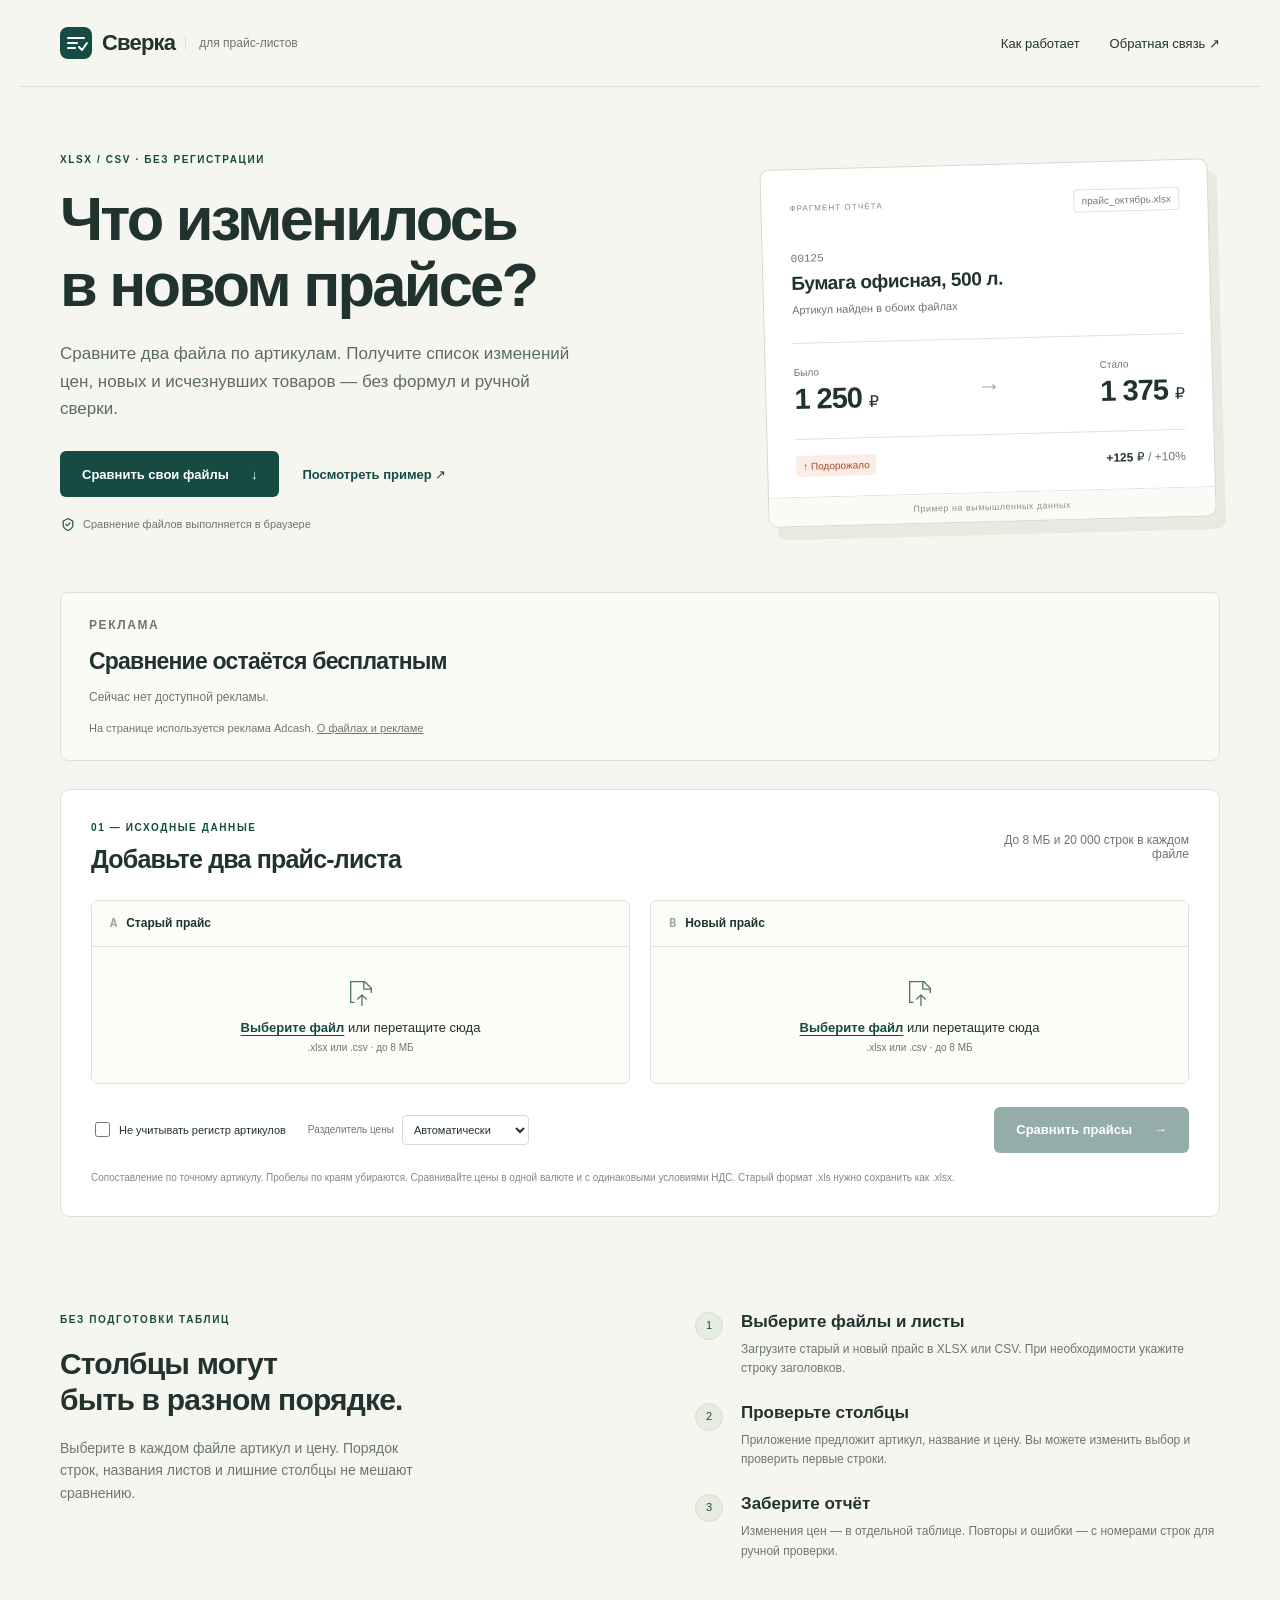
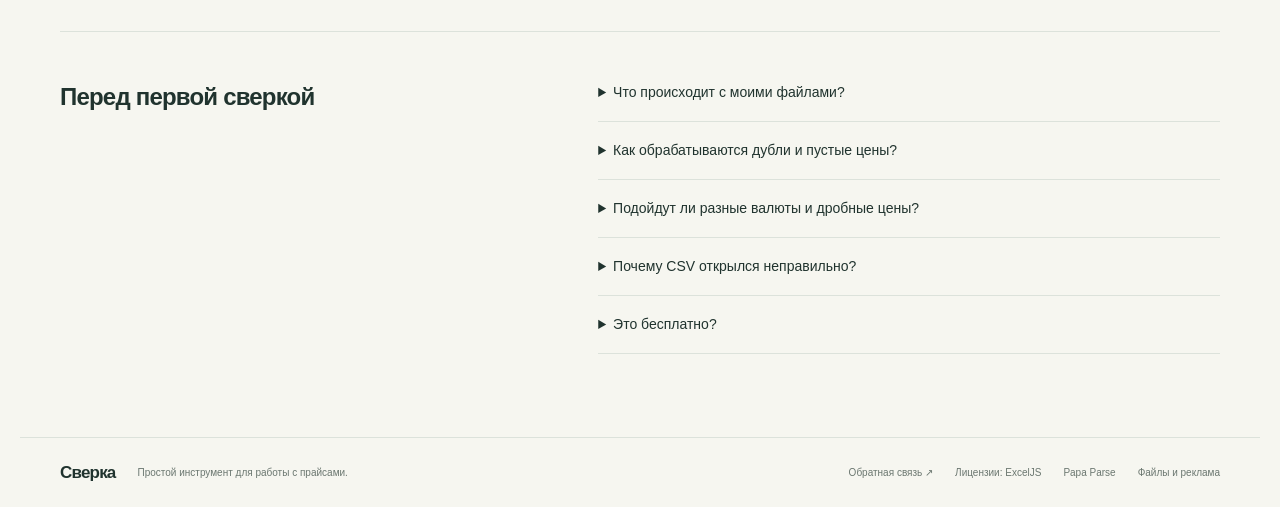
<file: index.html>
<!doctype html>
<html lang="ru"><head><meta charset="utf-8"><meta name="viewport" content="width=device-width,initial-scale=1"><meta name="theme-color" content="#154b42"><title>Сверка — сравнить два прайс-листа Excel и CSV по артикулам</title><meta name="description" content="Загрузите старый и новый прайс-лист. Найдите изменения цен, новые и исчезнувшие товары. Бесплатно, без регистрации, файлы обрабатываются в вашем браузере."><link rel="canonical" href="https://dimarrter.github.io/sverka/"><meta property="og:title" content="Что изменилось в новом прайсе?"><meta property="og:description" content="Два файла Excel или CSV → понятный отчёт об изменениях цен. Бесплатно, без загрузки файлов на сервер."><meta property="og:type" content="website"><meta property="og:image" content="https://dimarrter.github.io/sverka/share.png"><link rel="icon" href="icon.svg" type="image/svg+xml"><link rel="stylesheet" href="style.css"><script defer src="papaparse.min.js"></script><script defer src="exceljs.min.js"></script><script type="module" src="app.mjs"></script><script defer src="ads.js"></script></head>
<body><a class="skip" href="#workspace">К сравнению файлов</a><header class="site-head"><a class="brand" href="./" aria-label="Сверка, главная"><svg viewBox="0 0 32 32" aria-hidden="true"><rect width="32" height="32" rx="8" fill="currentColor"/><path d="M8 11h16M8 16h9M8 21h7m4-1 3 3 5-7" fill="none" stroke="white" stroke-width="2" stroke-linecap="round" stroke-linejoin="round"/></svg><strong>Сверка</strong><span>для прайс-листов</span></a><nav><a href="#how">Как работает</a><a href="https://t.me/Dimarrter" target="_blank" rel="noopener">Обратная связь ↗</a></nav></header>
<main><section class="intro"><div class="intro-copy"><p class="eyebrow">XLSX / CSV · БЕЗ РЕГИСТРАЦИИ</p><h1>Что изменилось<br>в новом прайсе?</h1><p class="lede">Сравните два файла по артикулам. Получите список изменений цен, новых и исчезнувших товаров — без формул и ручной сверки.</p><div class="intro-actions"><a class="button primary" href="#workspace">Сравнить свои файлы <span aria-hidden="true">↓</span></a><button id="demo" class="text-button">Посмотреть пример <span aria-hidden="true">↗</span></button></div><p class="privacy"><svg viewBox="0 0 20 20" aria-hidden="true"><path d="m10 2 6 3v5c0 4-6 7-6 7s-6-3-6-7V5l6-3Z"/><path d="m7 9 2 2 4-4"/></svg> Сравнение файлов выполняется в браузере</p></div><div class="specimen" aria-label="Пример отчёта об изменении цены"><div class="paper-top"><span class="paper-label">ФРАГМЕНТ ОТЧЁТА</span><span class="file-pill">прайс_октябрь.xlsx</span></div><div class="paper-product"><span class="spec-sku">00125</span><h2>Бумага офисная, 500 л.</h2><p>Артикул найден в обоих файлах</p></div><div class="price-flow"><div><span>Было</span><strong>1 250 <small>₽</small></strong></div><span class="flow-arrow">→</span><div><span>Стало</span><strong>1 375 <small>₽</small></strong></div></div><div class="paper-bottom"><span class="badge up">↑ Подорожало</span><strong>+125 ₽ <span>/ +10%</span></strong></div><div class="paper-caption">Пример на вымышленных данных</div></div></section>
<div id="workspace"><aside class="ad-section" aria-label="Реклама"><div class="ad-copy"><p class="eyebrow">РЕКЛАМА</p><h2>Сравнение остаётся бесплатным</h2><p id="ad-status" role="status">Загрузка рекламы…</p><p class="ad-disclosure">На странице используется реклама Adcash. <a href="privacy.html">О файлах и рекламе</a></p></div><div id="ad-banner" class="ad-banner" aria-label="Реклама Adcash"></div></aside><section class="workspace" aria-labelledby="work-title"><div class="section-top"><div><p class="eyebrow">01 — ИСХОДНЫЕ ДАННЫЕ</p><h2 id="work-title">Добавьте два прайс-листа</h2></div><span class="muted limit">До 8 МБ и 20 000 строк в каждом файле</span></div><div id="message" class="message" role="status" aria-live="polite" hidden></div><div id="files" class="file-grid"></div><div class="settings-bar"><label class="check"><input id="ignore-case" type="checkbox"> Не учитывать регистр артикулов</label><label class="inline-label">Разделитель цены <select id="decimal"><option value="auto">Автоматически</option><option value="comma">Запятая: 1.234,50</option><option value="dot">Точка: 1,234.50</option></select></label><button id="compare" class="button primary" disabled>Сравнить прайсы <span aria-hidden="true">→</span></button></div><p class="footnote">Сопоставление по точному артикулу. Пробелы по краям убираются. Сравнивайте цены в одной валюте и с одинаковыми условиями НДС. Старый формат .xls нужно сохранить как .xlsx.</p></section>
</div><section id="results" class="results" hidden aria-labelledby="results-title"><div class="section-top"><div><p class="eyebrow">02 — РЕЗУЛЬТАТ</p><h2 id="results-title" tabindex="-1">Изменения в прайсе</h2><p id="result-description" class="muted"></p></div><button id="download" class="button dark">Скачать отчёт .xlsx <span aria-hidden="true">↓</span></button></div><div id="counts" class="counts"></div><div id="review-note" class="review-note" hidden></div><div class="table-tools"><div id="filters" class="filters" role="group" aria-label="Фильтр по изменениям"></div><label class="search"><span class="sr-only">Поиск по артикулу или названию</span><input id="search" type="search" placeholder="Артикул или название"><span aria-hidden="true">⌕</span></label></div><div class="table-wrap"><table class="result-table"><thead><tr><th>Артикул / товар</th><th>Изменение</th><th class="num">Было</th><th class="num">Стало</th><th class="num">Разница</th><th class="num">%</th><th>Примечание</th></tr></thead><tbody id="rows"></tbody></table><div id="empty" class="empty" hidden>По выбранным условиям ничего не найдено.</div></div><div class="table-bottom"><span id="row-count" class="muted"></span><button id="more" class="text-button" hidden>Показать ещё 50</button><span class="muted">В отчёте — все строки, независимо от фильтра</span></div><div class="feedback-box"><div><strong>Чего не хватает для вашего прайса?</strong><p>Напишите, какой формат или столбец не удалось обработать. Конфиденциальный файл присылать не нужно.</p></div><a class="button outline" href="https://t.me/Dimarrter" target="_blank" rel="noopener">Написать автору ↗</a></div></section>
<section id="how" class="how"><div><p class="eyebrow">БЕЗ ПОДГОТОВКИ ТАБЛИЦ</p><h2>Столбцы могут<br>быть в разном порядке.</h2><p>Выберите в каждом файле артикул и цену. Порядок строк, названия листов и лишние столбцы не мешают сравнению.</p></div><ol><li><span>1</span><div><h3>Выберите файлы и листы</h3><p>Загрузите старый и новый прайс в XLSX или CSV. При необходимости укажите строку заголовков.</p></div></li><li><span>2</span><div><h3>Проверьте столбцы</h3><p>Приложение предложит артикул, название и цену. Вы можете изменить выбор и проверить первые строки.</p></div></li><li><span>3</span><div><h3>Заберите отчёт</h3><p>Изменения цен — в отдельной таблице. Повторы и ошибки — с номерами строк для ручной проверки.</p></div></li></ol></section>
<section class="faq" aria-labelledby="faq-title"><h2 id="faq-title">Перед первой сверкой</h2><div><details><summary>Что происходит с моими файлами?</summary><p>Чтение, сравнение и создание отчёта выполняются на вашем устройстве. Код сравнения не отправляет файлы на сервер. На странице автоматически загружается сторонний рекламный код Adcash. <a href="privacy.html">Подробнее о файлах и рекламе</a>. После перезагрузки страницы загруженные данные исчезнут. Настройки столбцов и файлы не сохраняются.</p></details><details><summary>Как обрабатываются дубли и пустые цены?</summary><p>Повторяющиеся артикулы не объединяются и не усредняются. Такие позиции, отсутствующие артикулы и нераспознанные цены попадут в «Проверить». У строк указан номер в исходном файле. Нулевая цена допустима; процент изменения от нуля не рассчитывается.</p></details><details><summary>Подойдут ли разные валюты и дробные цены?</summary><p>Используйте одну валюту и одинаковые условия НДС в обоих файлах. Конвертации валют нет. Поддерживаются неотрицательные цены до двух знаков после запятой. Для неоднозначных записей вроде 1,234 выберите разделитель явно.</p></details><details><summary>Почему CSV открылся неправильно?</summary><p>В карточке файла можно выбрать UTF-8 или Windows-1251 и разделитель столбцов. Артикулы из CSV читаются как текст, поэтому нули в начале сохраняются. Уже потерянные в исходном файле цифры восстановить нельзя.</p></details><details><summary>Это бесплатно?</summary><p>Да. Сравнение и скачивание отчёта доступны без оплаты и регистрации. Для первой версии действуют ограничения: 8 МБ на файл, до 20 000 строк данных и 100 столбцов на лист. Поддерживаются XLSX и CSV; защищённые паролем книги не поддерживаются.</p></details></div></section></main>
<footer><a class="brand" href="./"><strong>Сверка</strong></a><span>Простой инструмент для работы с прайсами.</span><a href="https://t.me/Dimarrter" target="_blank" rel="noopener">Обратная связь ↗</a><a href="LICENSE-exceljs.txt">Лицензии: ExcelJS</a><a href="LICENSE-papaparse.txt">Papa Parse</a><a href="privacy.html">Файлы и реклама</a></footer><noscript><p>Для обработки файлов включите JavaScript. Содержимое файлов обрабатывается локально.</p></noscript></body></html>
</file>
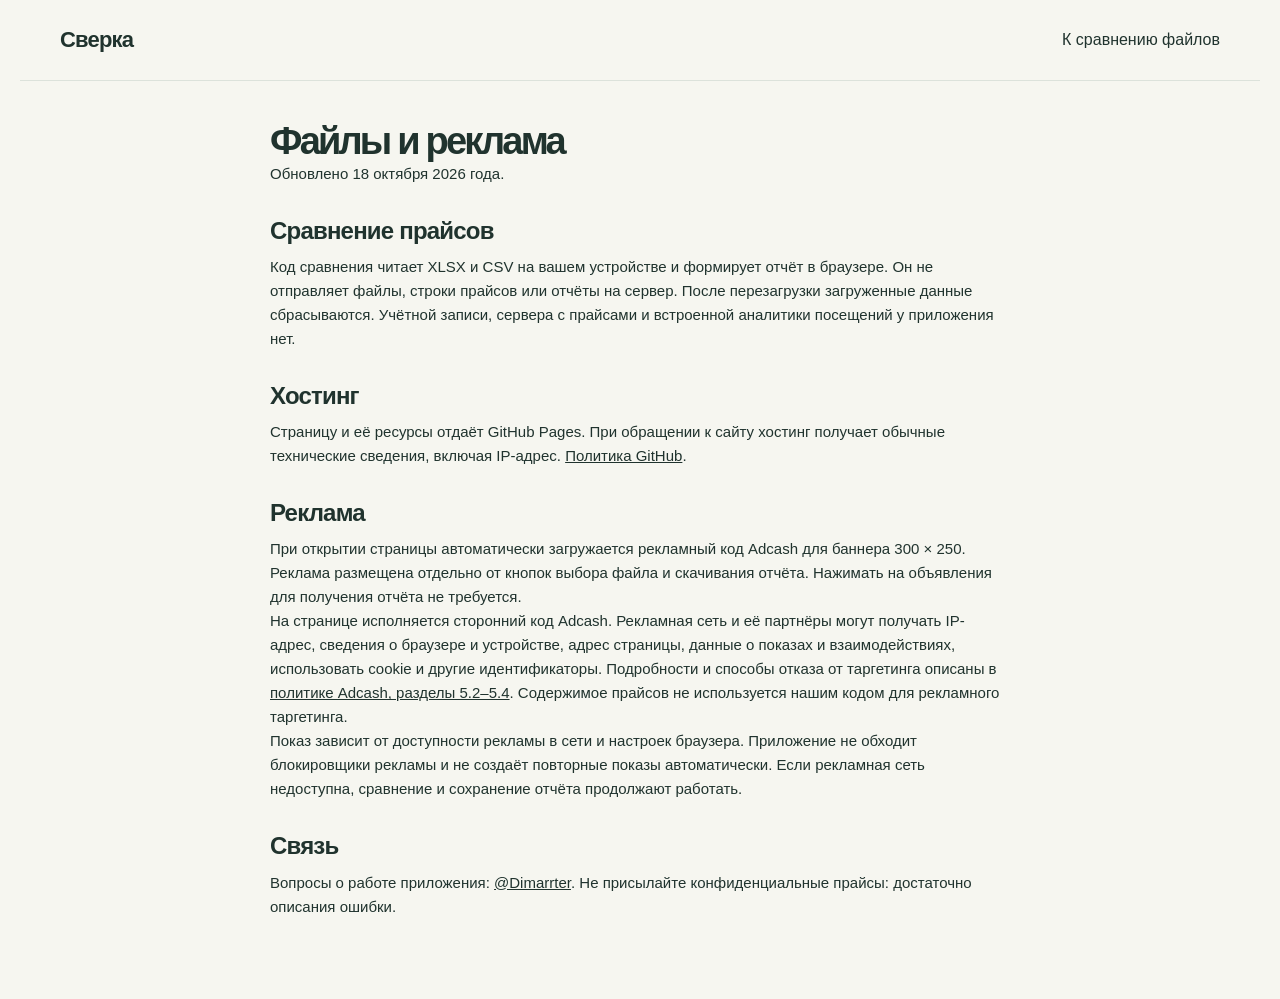
<file: privacy.html>
<!doctype html>
<html lang="ru"><head><meta charset="utf-8"><meta name="viewport" content="width=device-width,initial-scale=1"><title>Файлы и реклама — Сверка</title><link rel="stylesheet" href="style.css"><link rel="icon" href="icon.svg"></head>
<body><header class="site-head"><a class="brand" href="./"><strong>Сверка</strong></a><a href="./">К сравнению файлов</a></header><main class="privacy-page">
<h1>Файлы и реклама</h1><p>Обновлено 18 октября 2026 года.</p>
<h2>Сравнение прайсов</h2><p>Код сравнения читает XLSX и CSV на вашем устройстве и формирует отчёт в браузере. Он не отправляет файлы, строки прайсов или отчёты на сервер. После перезагрузки загруженные данные сбрасываются. Учётной записи, сервера с прайсами и встроенной аналитики посещений у приложения нет.</p>
<h2>Хостинг</h2><p>Страницу и её ресурсы отдаёт GitHub Pages. При обращении к сайту хостинг получает обычные технические сведения, включая IP-адрес. <a href="https://docs.github.com/en/site-policy/privacy-policies/github-general-privacy-statement" target="_blank" rel="noopener">Политика GitHub</a>.</p>
<h2>Реклама</h2><p>При открытии страницы автоматически загружается рекламный код Adcash для баннера 300 × 250. Реклама размещена отдельно от кнопок выбора файла и скачивания отчёта. Нажимать на объявления для получения отчёта не требуется.</p><p>На странице исполняется сторонний код Adcash. Рекламная сеть и её партнёры могут получать IP-адрес, сведения о браузере и устройстве, адрес страницы, данные о показах и взаимодействиях, использовать cookie и другие идентификаторы. Подробности и способы отказа от таргетинга описаны в <a href="https://adcash.com/legal/" target="_blank" rel="noopener">политике Adcash, разделы 5.2–5.4</a>. Содержимое прайсов не используется нашим кодом для рекламного таргетинга.</p><p>Показ зависит от доступности рекламы в сети и настроек браузера. Приложение не обходит блокировщики рекламы и не создаёт повторные показы автоматически. Если рекламная сеть недоступна, сравнение и сохранение отчёта продолжают работать.</p>
<h2>Связь</h2><p>Вопросы о работе приложения: <a href="https://t.me/Dimarrter" target="_blank" rel="noopener">@Dimarrter</a>. Не присылайте конфиденциальные прайсы: достаточно описания ошибки.</p>
</main></body></html>
</file>
<file: style.css>
:root{--ink:#20332e;--muted:#6b7770;--green:#154b42;--line:#dce2db;--paper:#fff;--back:#f6f6f0;--orange:#b75026;--mint:#e9f1e9;font-family:Inter,"Segoe UI",Arial,sans-serif;color:var(--ink);background:var(--back);font-synthesis:none}*{box-sizing:border-box}html{scroll-behavior:smooth;scroll-padding-top:28px}body{margin:0}a{color:inherit;text-decoration:none}button,input,select{font:inherit}button,a,input,select,summary{touch-action:manipulation}button{cursor:pointer}button:disabled{cursor:not-allowed;opacity:.45}button:focus-visible,a:focus-visible,input:focus-visible,select:focus-visible,summary:focus-visible{outline:3px solid #d8a328;outline-offset:4px}button{border:0}h1,h2,h3,p{margin:0}p{line-height:1.6}h1{font-size:clamp(40px,4.8vw,64px);line-height:1.07;letter-spacing:-2.8px;font-weight:640}h2{font-size:30px;line-height:1.22;letter-spacing:-.8px;font-weight:620}h3{font-size:17px;font-weight:600}.site-head{max-width:1240px;margin:auto;padding:27px 40px;display:flex;align-items:center;justify-content:space-between;border-bottom:1px solid var(--line)}.brand{display:flex;align-items:center;gap:10px}.brand svg{width:32px;height:32px;color:var(--green)}.brand strong{font-size:22px;letter-spacing:-.8px}.brand span{font-size:12px;color:var(--muted);padding-left:13px;border-left:1px solid var(--line)}nav{display:flex;gap:30px;font-size:13px}nav a:hover,footer a:hover{text-decoration:underline}main{max-width:1240px;margin:auto;padding:0 40px}.intro{display:grid;grid-template-columns:1.16fr .84fr;gap:75px;align-items:center;padding:65px 0 58px}.eyebrow{font-size:10px;font-weight:700;letter-spacing:1.6px;color:var(--green);margin-bottom:18px}.lede{max-width:530px;color:#5c6c63;margin-top:23px;font-size:17px}.intro-actions{display:flex;gap:23px;align-items:center;margin-top:29px}.button{display:inline-flex;justify-content:center;align-items:center;gap:22px;min-height:46px;padding:13px 22px;font-size:13px;font-weight:600;border-radius:6px;white-space:nowrap;transition:background .15s}.primary{background:var(--green);color:white}.primary:hover:not(:disabled){background:#0b382f}.text-button{background:transparent;color:var(--green);padding:10px 0;font-size:13px;font-weight:600}.text-button:hover{text-decoration:underline}.privacy{display:flex;align-items:center;gap:7px;margin-top:19px;font-size:11px;color:var(--muted)}.privacy svg{width:16px;height:16px;fill:none;stroke:var(--green);stroke-width:1.4}.specimen{position:relative;background:#fff;border:1px solid #d3dbd1;border-radius:9px;padding:27px 28px 0;transform:rotate(-1.5deg);box-shadow:9px 13px 0 #e7eade;margin-right:8px}.paper-top{display:flex;align-items:center;justify-content:space-between;gap:12px}.paper-label{font-size:8px;letter-spacing:1.1px;color:#7d8a7e}.file-pill{font-size:10px;color:#707e74;border:1px solid var(--line);padding:5px 7px;border-radius:4px}.paper-product{padding:28px 0 23px;border-bottom:1px solid var(--line)}.spec-sku{font-family:Consolas,monospace;color:var(--muted);font-size:11px}.paper-product h2{font-size:19px;margin-top:6px;letter-spacing:-.4px}.paper-product p{font-size:11px;color:var(--muted);margin-top:7px}.price-flow{display:flex;align-items:center;justify-content:space-between;padding:23px 0}.price-flow div>span{display:block;font-size:10px;color:var(--muted);margin-bottom:5px}.price-flow strong{font-size:29px;font-weight:550;letter-spacing:-1px}.price-flow small{font-size:16px;font-weight:400}.flow-arrow{font-size:24px;color:#9ba79c}.paper-bottom{padding:16px 0 20px;border-top:1px solid var(--line);display:flex;align-items:center;justify-content:space-between;font-size:12px}.paper-bottom strong{font-weight:600}.paper-bottom strong span{font-weight:400;color:var(--muted)}.paper-caption{margin:0 -28px;background:#fafbf6;border-top:1px solid var(--line);border-radius:0 0 9px 9px;font-size:9px;letter-spacing:.5px;color:#899489;text-align:center;padding:9px}.badge{display:inline-block;font-size:10px;border-radius:4px;padding:5px 7px;white-space:nowrap;background:#eff1ed;color:#5c6c63}.badge.up{background:#fbede5;color:#a74b25}.badge.down{background:#e6f2e9;color:#24734e}.badge.added{background:#e4f0ed;color:#126351}.badge.removed{background:#edf0f1;color:#65727a}.badge.review{background:#fff2cd;color:#856212}.workspace,.results{background:white;border:1px solid var(--line);border-radius:10px;padding:30px;margin-bottom:25px;scroll-margin-top:20px}.section-top{display:flex;justify-content:space-between;align-items:center;gap:25px;margin-bottom:25px}.section-top .eyebrow{margin-bottom:8px}.section-top h2{font-size:25px}.muted{font-size:12px;color:var(--muted)}.limit{text-align:right;max-width:200px}.file-grid{display:grid;grid-template-columns:1fr 1fr;gap:20px}.file-card{border:1px solid var(--line);border-radius:7px;background:#fcfdf9;overflow:hidden;min-width:0}.card-head{padding:15px 18px;display:flex;align-items:center;justify-content:space-between;border-bottom:1px solid var(--line);font-size:12px}.card-head strong{font-weight:600}.step-num{margin-right:9px;color:#9aab99;font-family:Consolas,monospace}.clear-file{padding:2px 5px;background:none;color:var(--muted);font-size:11px}.dropzone{display:block;text-align:center;padding:30px 15px;cursor:pointer;position:relative}.dropzone.drag{background:var(--mint);outline:2px dashed var(--green);outline-offset:-6px}.dropzone input{position:absolute;inset:0;width:100%;height:100%;opacity:0;cursor:pointer}.dropzone:focus-within{outline:3px solid #d8a328;outline-offset:-4px}.upload-icon{width:30px;height:30px;color:#4f7864;margin-bottom:9px;fill:none;stroke:currentColor;stroke-width:1.4}.drop-title{font-size:13px;display:block}.drop-title b{font-weight:600;color:var(--green);text-decoration:underline;text-underline-offset:3px}.drop-sub{font-size:10px;display:block;color:var(--muted);margin-top:7px}.file-info{padding:16px 18px 10px;display:flex;gap:10px;align-items:center}.file-name{font-size:12px;font-weight:600;overflow-wrap:anywhere}.file-meta{font-size:10px;color:var(--muted);margin-top:4px}.file-type{color:var(--green);font:10px Consolas,monospace;background:#e5eee4;border-radius:5px;padding:12px 6px}.mapping{padding:4px 18px 18px}.mapping label{display:flex;flex-direction:column;gap:5px;font-size:10px;color:var(--muted)}select,input[type=number]{border:1px solid #d4dcd3;background:white;color:var(--ink);border-radius:4px;padding:8px 9px;max-width:100%;min-width:0;font-size:12px}select{cursor:pointer}.map-top{display:grid;grid-template-columns:1fr 1fr;gap:10px;margin:9px 0}.map-cols{display:grid;grid-template-columns:1fr 1fr 1fr;gap:10px}.csv-options{display:grid;grid-template-columns:1fr 1fr;gap:10px;margin:9px 0}.mini-wrap{overflow:auto;margin-top:13px;background:white;border:1px solid var(--line);border-radius:3px;max-height:155px}.mini{border-collapse:collapse;width:100%;font-size:10px;white-space:nowrap}.mini th,.mini td{padding:7px 9px;text-align:left;border-bottom:1px solid #ebeee8;max-width:140px;overflow:hidden;text-overflow:ellipsis}.mini th{background:#f1f4ec;color:#64745f;font-weight:500}.mini td:first-child{color:#899786}.settings-bar{display:flex;align-items:center;gap:22px;margin-top:23px;flex-wrap:wrap}.settings-bar .button{margin-left:auto}.check{display:flex;align-items:center;gap:6px;font-size:11px}.check input{accent-color:var(--green);width:15px;height:15px}.inline-label{font-size:10px;display:flex;align-items:center;gap:8px;color:var(--muted)}.inline-label select{font-size:11px;padding:7px}.footnote{font-size:10px;color:#7e8c7d;margin-top:16px;line-height:1.7}.message{padding:13px 16px;background:#f9f0dc;color:#715817;font-size:12px;border-radius:6px;margin-bottom:18px;line-height:1.6}.message.success{background:#e9f2e8;color:#235d3c}.dark{background:#243c32;color:#fff}.dark:hover:not(:disabled){background:#10281e}.outline{border:1px solid #c3d1bf;color:var(--green);background:transparent}.outline:hover{background:#e9f1e5}.results{padding-top:28px}.results .section-top{margin-bottom:23px}.results .section-top p.muted{margin-top:8px}.counts{display:grid;grid-template-columns:repeat(6,1fr);gap:1px;border:1px solid var(--line);border-radius:6px;overflow:hidden;background:var(--line);margin-bottom:20px}.count{background:#fafbf7;padding:16px 14px;border:0;text-align:left}.count b{font-size:25px;font-weight:550;display:block;margin-bottom:5px}.count span{font-size:10px;color:var(--muted)}.count[data-status=up] b{color:#b4542a}.count[data-status=down] b{color:#28784f}.count[data-status=review] b{color:#a07b12}.count:hover{background:#eef3e8}.review-note{font-size:12px;padding:13px 16px;background:#fff8e6;color:#7b621b;border:1px solid #f1e5be;border-radius:5px;margin-bottom:18px;line-height:1.6}.table-tools{display:flex;align-items:center;justify-content:space-between;gap:12px;margin:20px 0 12px}.filters{display:flex;gap:5px;flex-wrap:wrap}.filter{font-size:10px;background:#f3f5ee;color:#677661;padding:8px 11px;border-radius:4px}.filter[aria-pressed=true]{background:#deeadc;color:#214c34;font-weight:600}.search{position:relative;min-width:180px}.search input{width:100%;padding:8px 28px 8px 12px;font-size:11px;border:1px solid var(--line);border-radius:4px}.search>span:last-child{position:absolute;right:9px;top:4px;color:#6c7c66;font-size:23px}.table-wrap{overflow:auto;border:1px solid var(--line);border-radius:6px}.result-table{width:100%;border-collapse:collapse;font-size:12px;min-width:780px}.result-table th{text-align:left;padding:12px 13px;font-size:10px;font-weight:500;background:#f5f7f0;color:#74836c;white-space:nowrap}.result-table td{padding:14px 13px;border-top:1px solid #e8ece2;vertical-align:top}.result-table .num{text-align:right;white-space:nowrap;font-variant-numeric:tabular-nums}.result-table td:first-child{min-width:180px}.sku{display:block;font:11px Consolas,monospace;margin-bottom:5px;max-width:250px;overflow-wrap:anywhere}.product{font-size:10px;color:var(--muted);max-width:240px;overflow-wrap:anywhere}.row-note{font-size:10px;color:#77846e;min-width:160px;max-width:270px;line-height:1.5}.delta-up{color:#a84e28}.delta-down{color:#24764d}.empty{padding:30px;text-align:center;color:var(--muted);font-size:13px}.table-bottom{display:flex;align-items:center;justify-content:space-between;gap:12px;margin-top:13px}.table-bottom>span:last-child{font-size:10px;text-align:right}.feedback-box{display:flex;align-items:center;justify-content:space-between;gap:25px;margin-top:27px;padding:21px;background:#f3f6ed;border-radius:6px}.feedback-box strong{font-size:14px;font-weight:600}.feedback-box p{font-size:11px;max-width:540px;margin-top:6px;color:var(--muted)}.how{display:grid;grid-template-columns:1fr 1fr;gap:110px;padding:70px 0;border-bottom:1px solid var(--line)}.how>div>p:last-child{max-width:370px;font-size:14px;color:var(--muted);margin-top:18px}.how ol{list-style:none;padding:0;margin:0}.how li{display:flex;gap:18px;padding:0 0 25px}.how li>span{font-size:11px;background:#e6ecdf;border:1px solid #d7e0cf;width:28px;height:28px;flex:0 0 28px;text-align:center;padding-top:6px;border-radius:50%;color:var(--green)}.how li p{color:var(--muted);font-size:12px;margin-top:8px}.how li:last-child{padding-bottom:0}.faq{display:grid;grid-template-columns:1fr 1.3fr;gap:60px;padding:50px 0 65px}.faq h2{font-size:24px}details{border-bottom:1px solid var(--line);padding:0 0 18px;margin-bottom:18px}summary{font-size:14px;cursor:pointer;font-weight:500;line-height:1.5}details p{font-size:12px;color:var(--muted);padding:13px 0 0 17px}footer{border-top:1px solid var(--line);max-width:1240px;margin:auto;padding:25px 40px;display:flex;align-items:center;gap:22px;color:var(--muted);font-size:10px}footer .brand{color:var(--ink)}footer .brand strong{font-size:17px}footer>span{margin-right:auto}.skip{position:absolute;left:20px;top:-100px;background:white;padding:15px;z-index:9}.skip:focus{top:10px}.sr-only{position:absolute;width:1px;height:1px;overflow:hidden;clip:rect(0,0,0,0)}[hidden]{display:none!important}@media(max-width:1000px){.intro{gap:35px}h1{font-size:48px}.brand span{display:none}.settings-bar{gap:14px}.settings-bar .button{width:100%;margin:0}.how{gap:50px}.counts{grid-template-columns:repeat(3,1fr)}}@media(max-width:700px){.site-head{padding:20px}.site-head nav{gap:15px;font-size:11px}.site-head nav a:first-child{display:none}main{padding:0 16px}.intro{grid-template-columns:1fr;padding:36px 4px 35px;gap:32px}h1{font-size:44px;letter-spacing:-1.9px}.lede{font-size:15px;max-width:480px}.intro-actions{gap:18px;flex-wrap:wrap}.privacy{font-size:10px}.specimen{max-width:470px;width:100%;margin:auto;transform:none;box-shadow:5px 6px 0 #e7eade}.workspace,.results{padding:20px 16px}.section-top{align-items:flex-start;gap:15px;flex-wrap:wrap}.section-top h2{font-size:23px}.limit{max-width:none;text-align:left;font-size:10px}.file-grid{grid-template-columns:1fr}.map-cols{grid-template-columns:1fr 1fr}.map-cols label:last-child{grid-column:1/-1}.settings-bar{display:block}.settings-bar .inline-label{margin:15px 0}.settings-bar .button{width:100%}.counts{grid-template-columns:repeat(3,1fr)}.count{padding:13px 10px}.count b{font-size:23px}.table-tools{align-items:stretch;flex-direction:column}.filters{gap:5px}.table-bottom{flex-wrap:wrap}.table-bottom>span:last-child{text-align:left}.feedback-box{align-items:flex-start;flex-direction:column}.how{padding:40px 4px;grid-template-columns:1fr;gap:28px}.faq{padding:35px 4px;grid-template-columns:1fr;gap:25px}footer{padding:22px 20px;flex-wrap:wrap;gap:15px}footer>span{flex-basis:65%;margin-right:0}h2{font-size:27px}}@media(prefers-reduced-motion:reduce){html{scroll-behavior:auto}*{transition:none!important}}

 .ad-section{border:1px solid var(--line);border-radius:8px;background:#fafbf7;padding:22px 28px;margin-bottom:28px;display:flex;align-items:center;justify-content:space-between;gap:32px}.ad-copy{max-width:520px}.ad-copy .eyebrow{margin-bottom:12px}.ad-copy h2{font-size:23px;margin:0 0 12px}.ad-copy p{font-size:12px;line-height:1.7;color:var(--muted)}.ad-copy a{text-decoration:underline}.ad-copy .ad-disclosure{font-size:11px;margin-top:12px}.ad-banner{width:300px;min-width:300px;height:250px;overflow:hidden;background:#f0f2ec}.ad-banner[hidden]{display:none}.privacy-page{max-width:820px;margin:40px auto 80px;line-height:1.85}.privacy-page h1{font-size:38px}.privacy-page h2{font-size:24px;margin:30px 0 10px}.privacy-page p{font-size:15px}.privacy-page a{text-decoration:underline}@media(min-width:1920px){.ad-section{position:fixed;right:max(20px,calc((100vw - 1900px)/2));top:110px;width:324px;padding:12px;display:block}.ad-copy h2{font-size:18px}.ad-copy{margin-bottom:14px}.ad-copy .ad-disclosure{font-size:10px}.ad-banner{margin:auto}}@media(max-width:700px){.ad-section{padding:18px 10px;flex-direction:column;align-items:flex-start;gap:18px}.ad-banner{align-self:center}.privacy-page{margin:25px auto 60px}.privacy-page h1{font-size:30px}}
</file>
